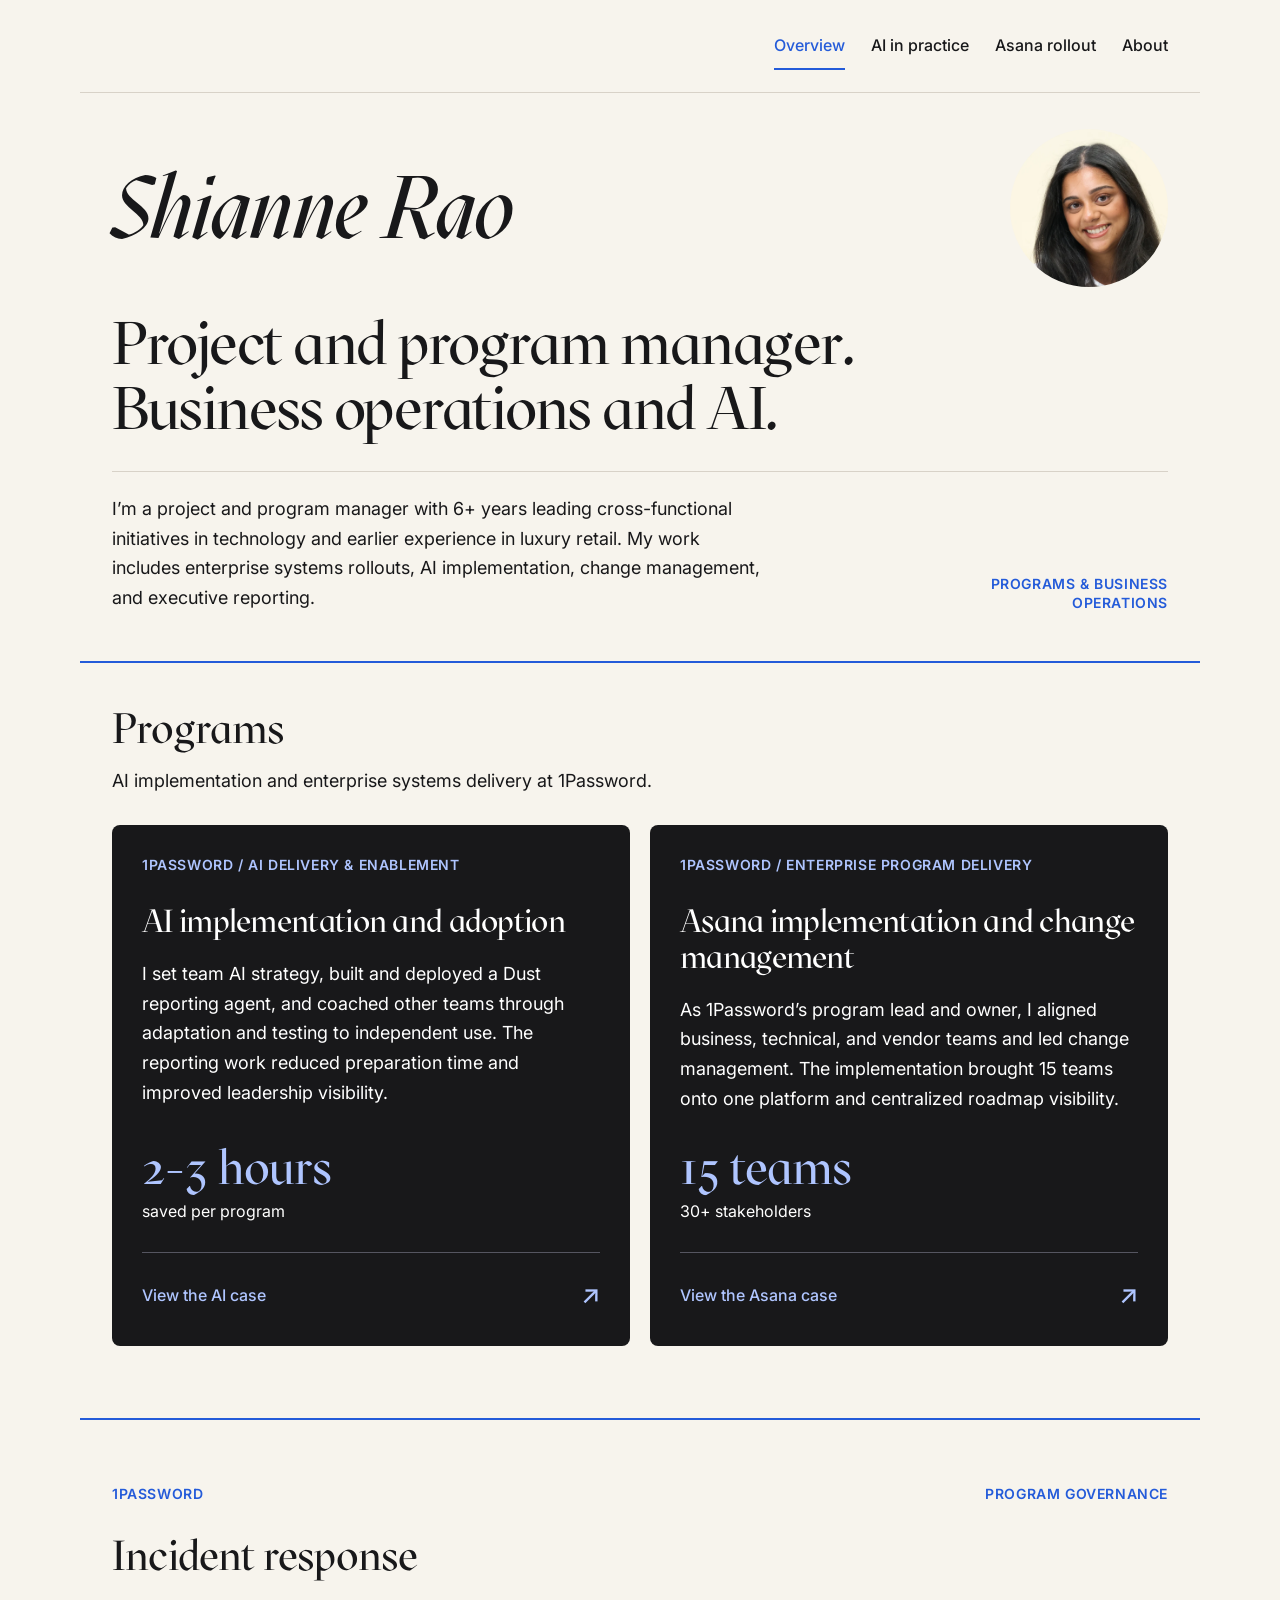
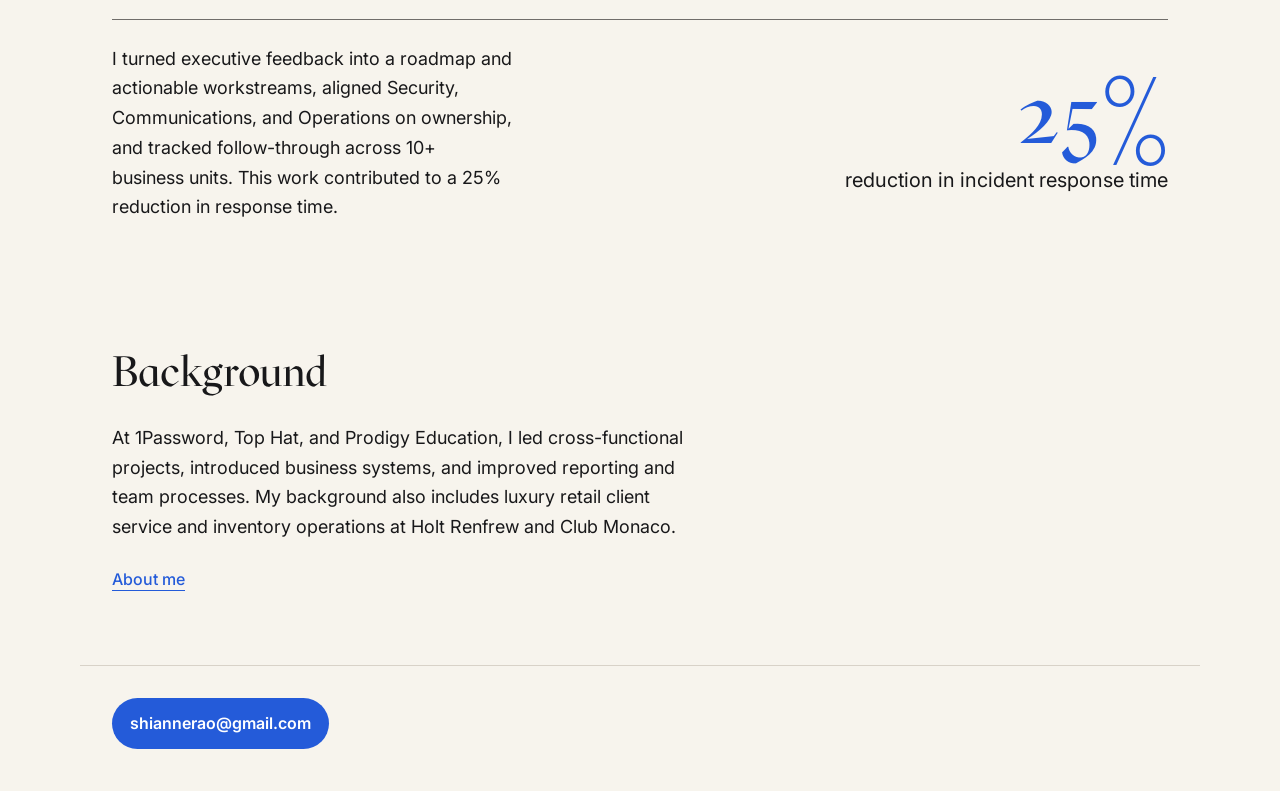
<file: index.html>
<!doctype html>
<html lang="en-CA">
<head>
  <meta charset="utf-8">
  <meta name="viewport" content="width=device-width, initial-scale=1">
  <meta name="theme-color" content="#f7f4ed">
  <meta name="description" content="Shianne Rao’s portfolio: programs, business operations, executive enablement, and cross-functional delivery.">
  <title>Portfolio overview / Shianne Rao</title>
  <link rel="icon" href="assets/favicon.svg" type="image/svg+xml">
  <link rel="preload" href="assets/fonts/MaziusDisplay-Regular.woff2" as="font" type="font/woff2" crossorigin>
  <link rel="preload" href="assets/fonts/MaziusDisplay-Extraitalic.woff2" as="font" type="font/woff2" crossorigin>
  <link rel="stylesheet" href="styles.css">
</head>
<body><a class="skip-link" href="#main">Skip to portfolio</a><header class="site-header home-nav"><nav aria-label="Portfolio pages"><a href="index.html" aria-current="page">Overview</a><a href="ai.html">AI in practice</a><a href="asana.html">Asana rollout</a><a href="about.html">About</a></nav></header><main id="main" tabindex="-1"><header class="masthead section"><div class="personal-intro"><p class="portfolio-name">Shianne Rao</p><div class="intro-portrait-frame"><img class="intro-portrait" src="assets/shianne-rao.webp" alt="Shianne Rao" width="1200" height="2133" decoding="async"></div></div>
      <h1>Project and program manager.<br>Business operations and AI.</h1>
      <div class="opening-deck">
        <p>I’m a project and program manager with 6+ years leading cross-functional initiatives in technology and earlier experience in luxury retail. My work includes enterprise systems rollouts, AI implementation, change management, and executive reporting.</p>
        <p class="label blue">Programs &amp; Business Operations</p>
      </div>
    </header>

    <section class="selected-work section" id="work" aria-labelledby="work-title">
  <h2 class="section-heading" id="work-title">Programs</h2>
  <p class="projects-intro">AI implementation and enterprise systems delivery at 1Password.</p>
  <div class="story-grid">
    <article class="story-card"><p class="label">1Password / AI delivery & enablement</p><h3>AI implementation and adoption</h3><p class="card-description">I set team AI strategy, built and deployed a Dust reporting agent, and coached other teams through adaptation and testing to independent use. The reporting work reduced preparation time and improved leadership visibility.</p><div class="card-impact"><span class="impact-value">2–3 hours</span><span class="impact-description">saved per program</span></div><a class="case-link" href="ai.html">View the AI case <span aria-hidden="true">↗</span></a></article>
    <article class="story-card"><p class="label">1Password / Enterprise program delivery</p><h3>Asana implementation and change management</h3><p class="card-description">As 1Password’s program lead and owner, I aligned business, technical, and vendor teams and led change management. The implementation brought 15 teams onto one platform and centralized roadmap visibility.</p><div class="card-impact"><span class="impact-value">15 teams</span><span class="impact-description">30+ stakeholders</span></div><a class="case-link" href="asana.html">View the Asana case <span aria-hidden="true">↗</span></a></article>
  </div>
</section><section class="featured section" id="incident" aria-labelledby="incident-title">
      <div class="section-topline label blue">
        <p>1Password</p>
        <p>Program governance</p>
      </div>
      <h2 id="incident-title">Incident response</h2>
      <div class="featured-deck">
        <p>I turned executive feedback into a roadmap and actionable workstreams, aligned Security, Communications, and Operations on ownership, and tracked follow-through across 10+ business units. This work contributed to a 25% reduction in response time.</p>
        <p class="metric"><span class="impact-value">25%</span> <span class="impact-description">reduction in incident response time</span></p>
      </div>
    </section>

    <section class="section overview-close"><h2 class="section-heading">Background</h2><p>At 1Password, Top Hat, and Prodigy Education, I led cross-functional projects, introduced business systems, and improved reporting and team processes. My background also includes luxury retail client service and inventory operations at Holt Renfrew and Club Monaco.</p><a class="text-link" href="about.html">About me</a></section><footer class="case-footer section" id="contact" aria-label="Email"><a class="email-link" href="mailto:shiannerao@gmail.com">shiannerao@gmail.com</a></footer></main></body></html>
</file>
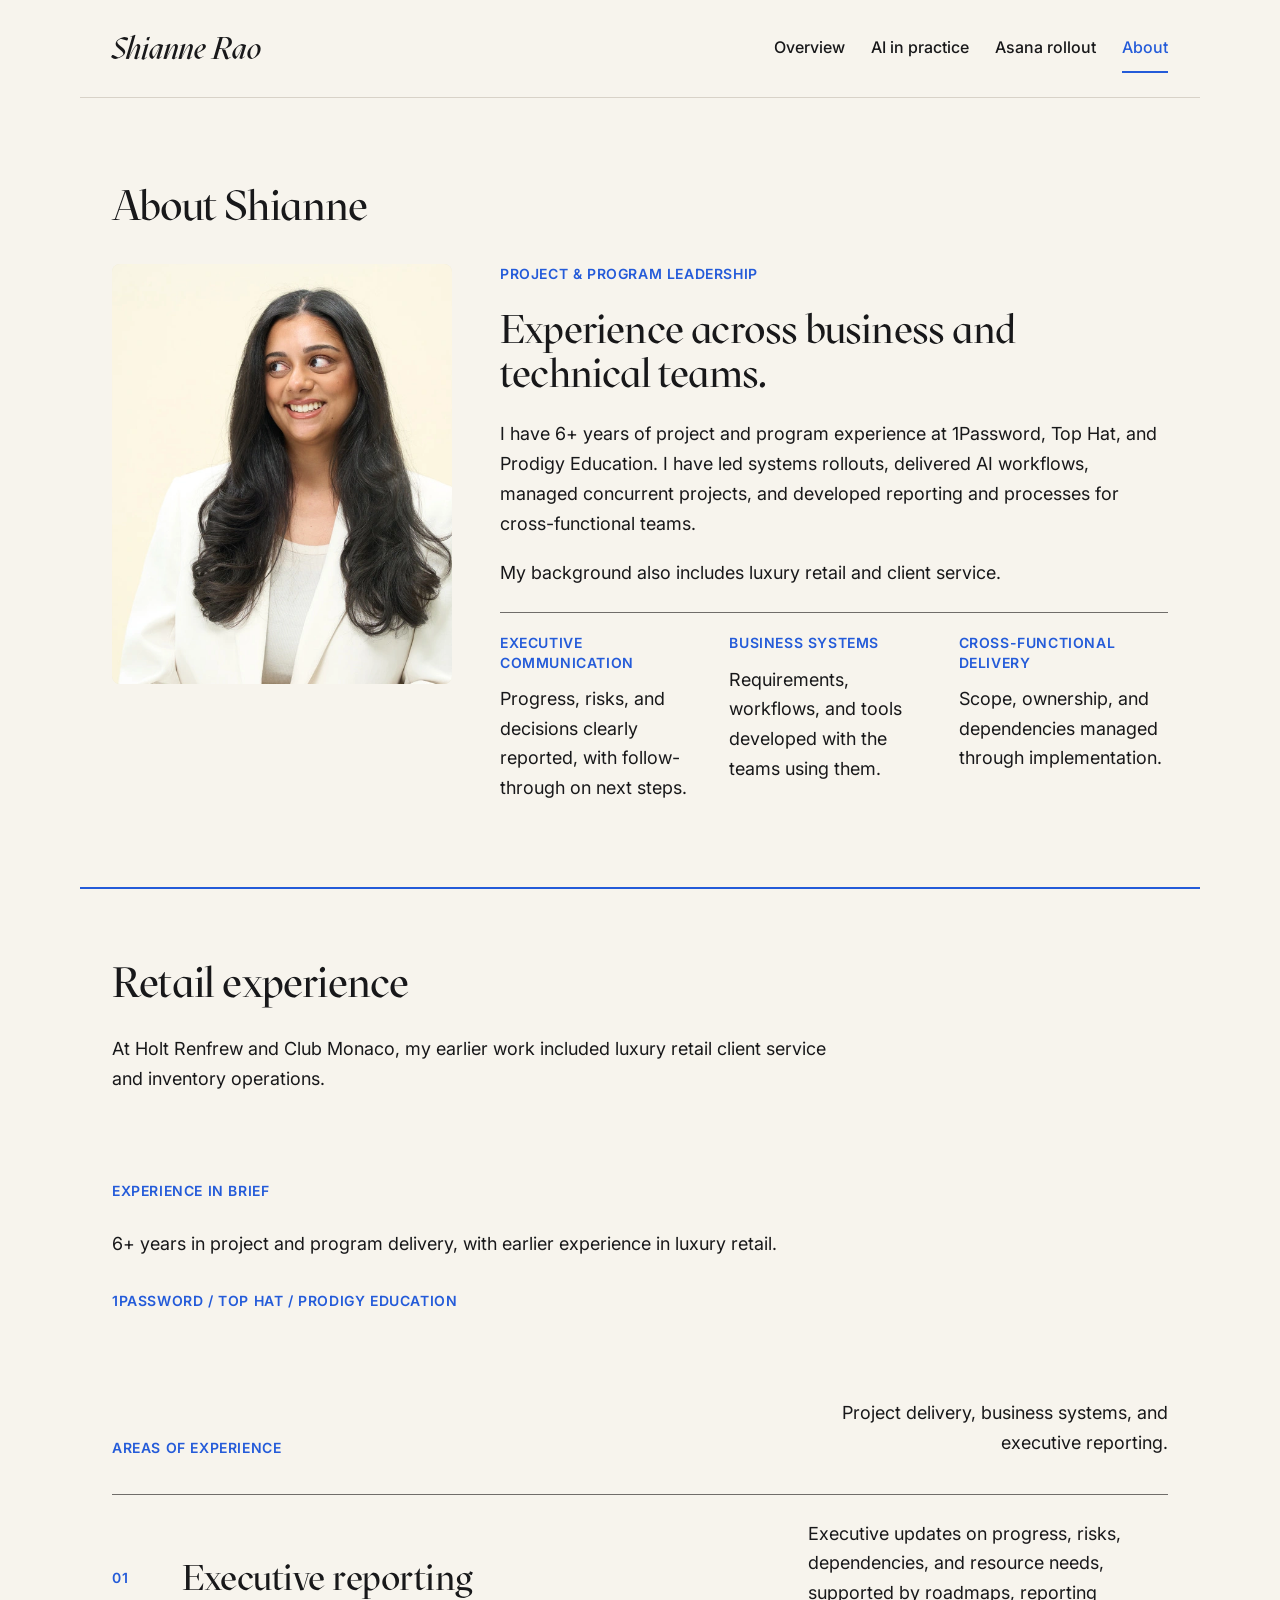
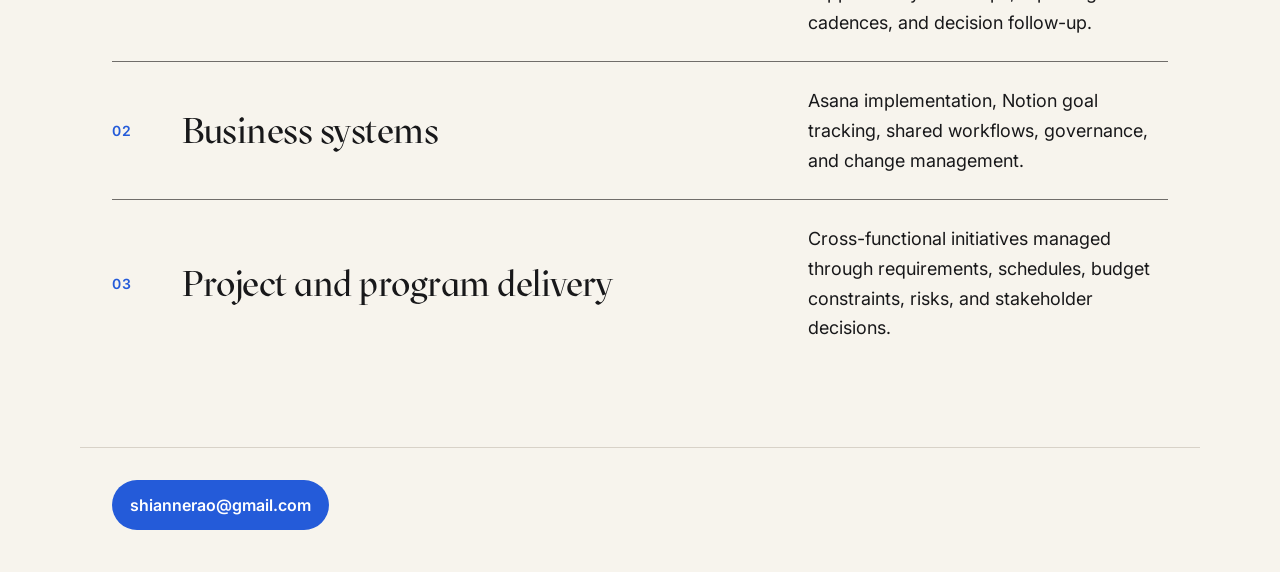
<file: about.html>
<!doctype html>
<html lang="en-CA">
<head>
  <meta charset="utf-8">
  <meta name="viewport" content="width=device-width, initial-scale=1">
  <meta name="theme-color" content="#f7f4ed">
  <meta name="description" content="Shianne Rao’s portfolio: programs, business operations, executive enablement, and cross-functional delivery.">
  <title>About / Shianne Rao</title>
  <link rel="icon" href="assets/favicon.svg" type="image/svg+xml">
  <link rel="preload" href="assets/fonts/MaziusDisplay-Regular.woff2" as="font" type="font/woff2" crossorigin>
  <link rel="preload" href="assets/fonts/MaziusDisplay-Extraitalic.woff2" as="font" type="font/woff2" crossorigin>
  <link rel="stylesheet" href="styles.css">
</head>
<body><a class="skip-link" href="#main">Skip to portfolio</a><header class="site-header"><a class="site-name" href="index.html">Shianne Rao</a><nav aria-label="Portfolio pages"><a href="index.html">Overview</a><a href="ai.html">AI in practice</a><a href="asana.html">Asana rollout</a><a href="about.html" aria-current="page">About</a></nav></header><main id="main" tabindex="-1"><div class="about-page"><section class="about section" id="about" aria-labelledby="about-title">
      <h1 class="about-title" id="about-title">About Shianne</h1>
      <div class="about-grid">
        <div class="portrait-frame">
          <img class="portrait" src="assets/shianne-rao-portrait-3.webp" alt="Shianne Rao" width="665" height="1182" loading="lazy" decoding="async">
        </div>
        <div class="about-copy">
          <p class="label blue">Project &amp; program leadership</p>
          
          <h3>Experience across business and technical teams.</h3>
          <p class="about-description">I have 6+ years of project and program experience at 1Password, Top Hat, and Prodigy Education. I have led systems rollouts, delivered AI workflows, managed concurrent projects, and developed reporting and processes for cross-functional teams.</p>
          <p class="retail-bio">My background also includes luxury retail and client service.</p><div class="leadership-grid">
            <div><h4 class="label blue">Executive communication</h4><p>Progress, risks, and decisions clearly reported, with follow-through on next steps.</p></div>
            <div><h4 class="label blue">Business systems</h4><p>Requirements, workflows, and tools developed with the teams using them.</p></div>
            <div><h4 class="label blue">Cross-functional delivery</h4><p>Scope, ownership, and dependencies managed through implementation.</p></div>
          </div>
        </div>
      </div>
    </section>

    <section class="section retail-section" aria-labelledby="retail-title"><h2 class="section-heading" id="retail-title">Retail experience</h2><p class="retail-intro">At Holt Renfrew and Club Monaco, my earlier work included luxury retail client service and inventory operations.</p></section><section class="experience section" aria-labelledby="experience-title">
      <h2 class="label muted" id="experience-title">Experience in brief</h2>
      <p class="experience-statement">6+ years in project and program delivery, with earlier experience in luxury retail.</p>
      <p class="label blue">1Password / Top Hat / Prodigy Education</p>
    </section>

    <section class="services section" aria-labelledby="services-title">
      <div class="section-intro">
        <h2 class="label blue" id="services-title">Areas of experience</h2>
        <p>Project delivery, business systems, and executive reporting.</p>
      </div>
      <div class="service-row">
        <p class="label blue">01</p>
        <h3>Executive reporting</h3>
        <p>Executive updates on progress, risks, dependencies, and resource needs, supported by roadmaps, reporting cadences, and decision follow-up.</p>
      </div>
      <div class="service-row">
        <p class="label blue">02</p>
        <h3>Business systems</h3>
        <p>Asana implementation, Notion goal tracking, shared workflows, governance, and change management.</p>
      </div>
      <div class="service-row">
        <p class="label blue">03</p>
        <h3>Project and program delivery</h3>
        <p>Cross-functional initiatives managed through requirements, schedules, budget constraints, risks, and stakeholder decisions.</p>
      </div>
    </section>

    <footer class="case-footer section" id="contact" aria-label="Email"><a class="email-link" href="mailto:shiannerao@gmail.com">shiannerao@gmail.com</a></footer>
  </div></main></body></html>
</file>
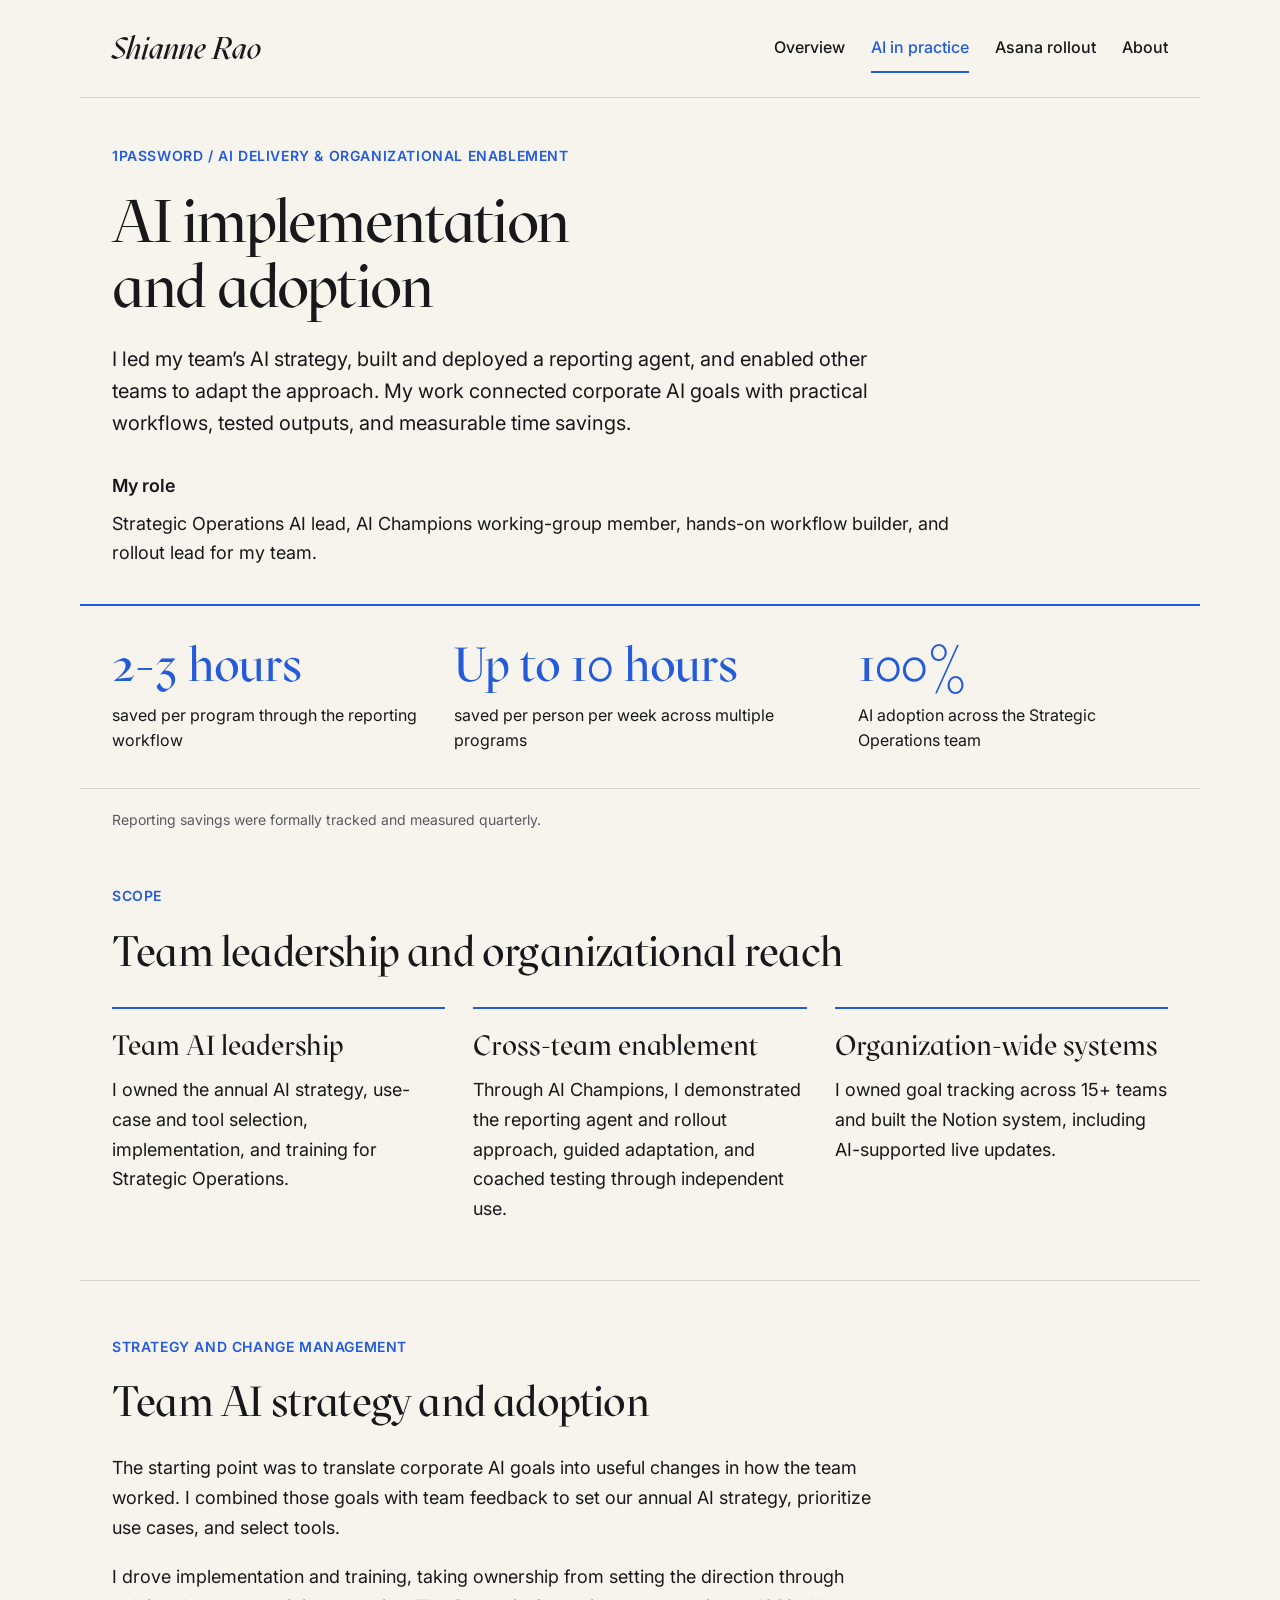
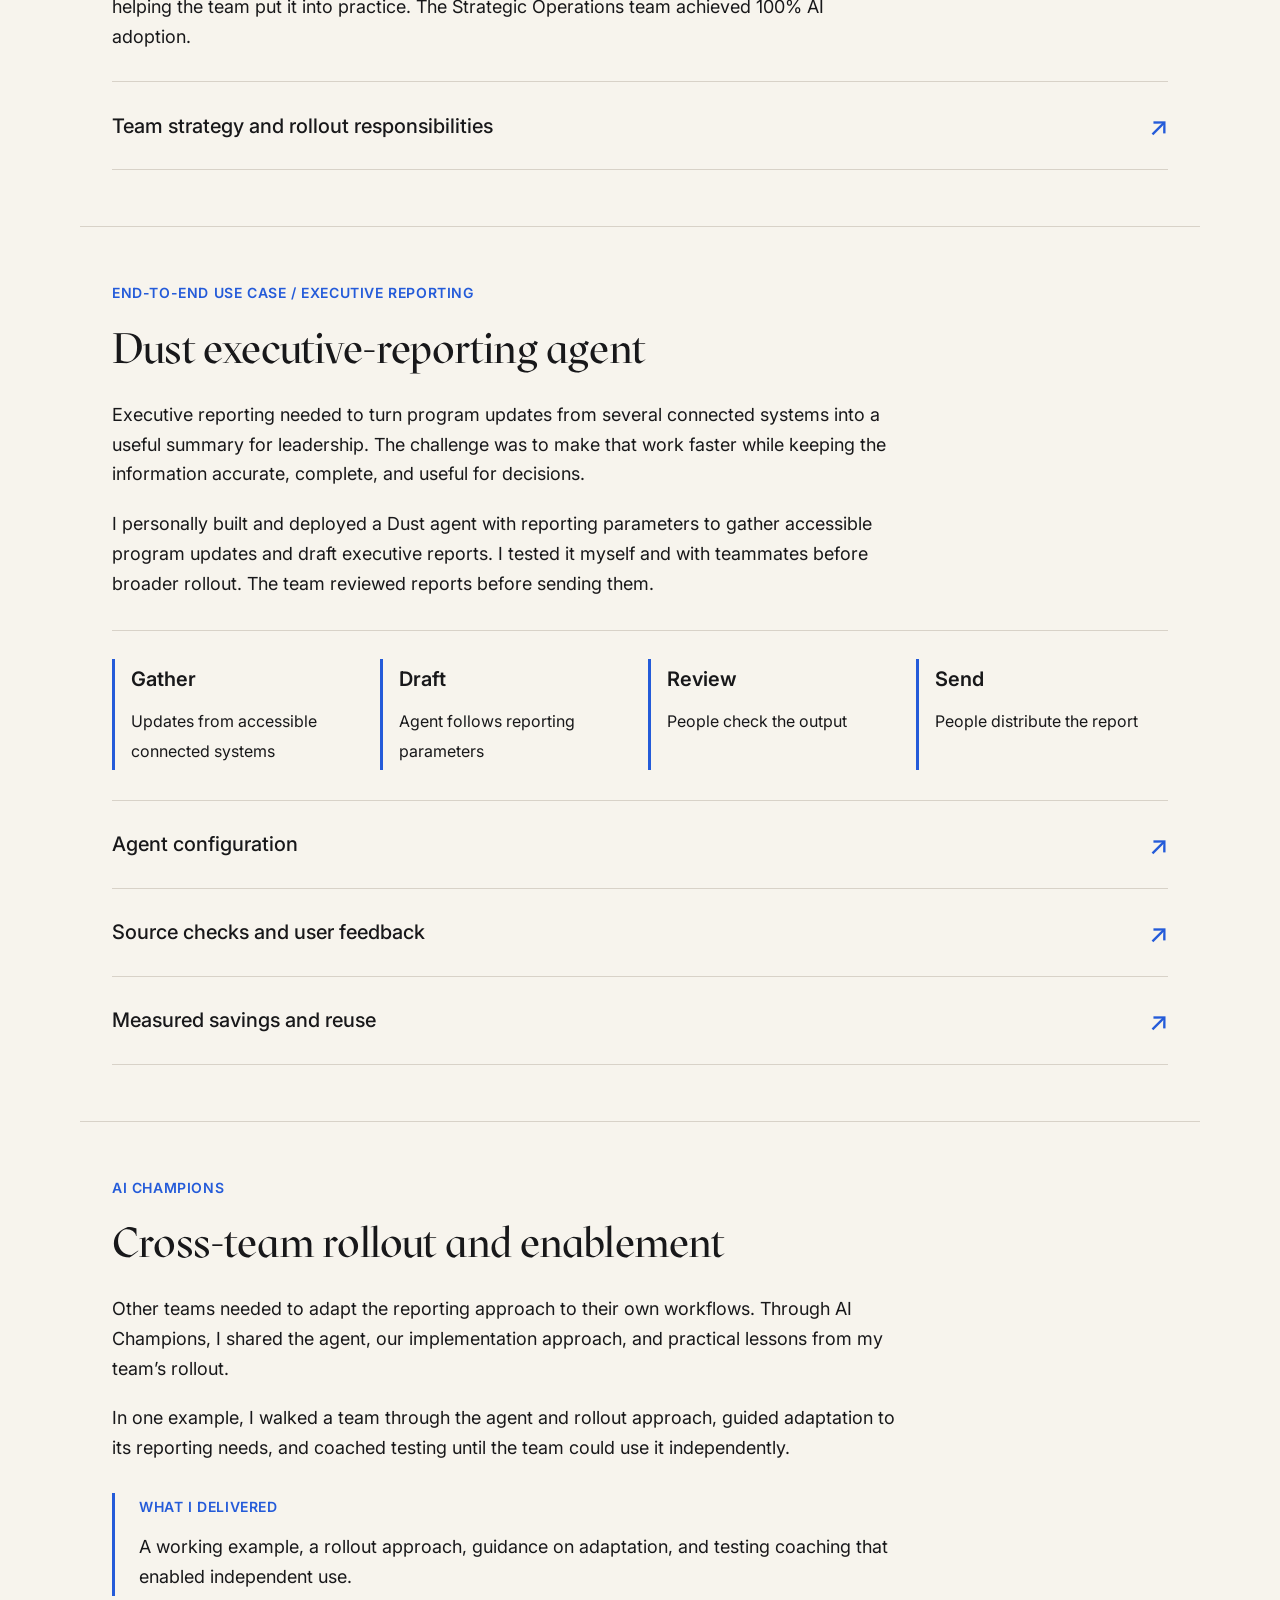
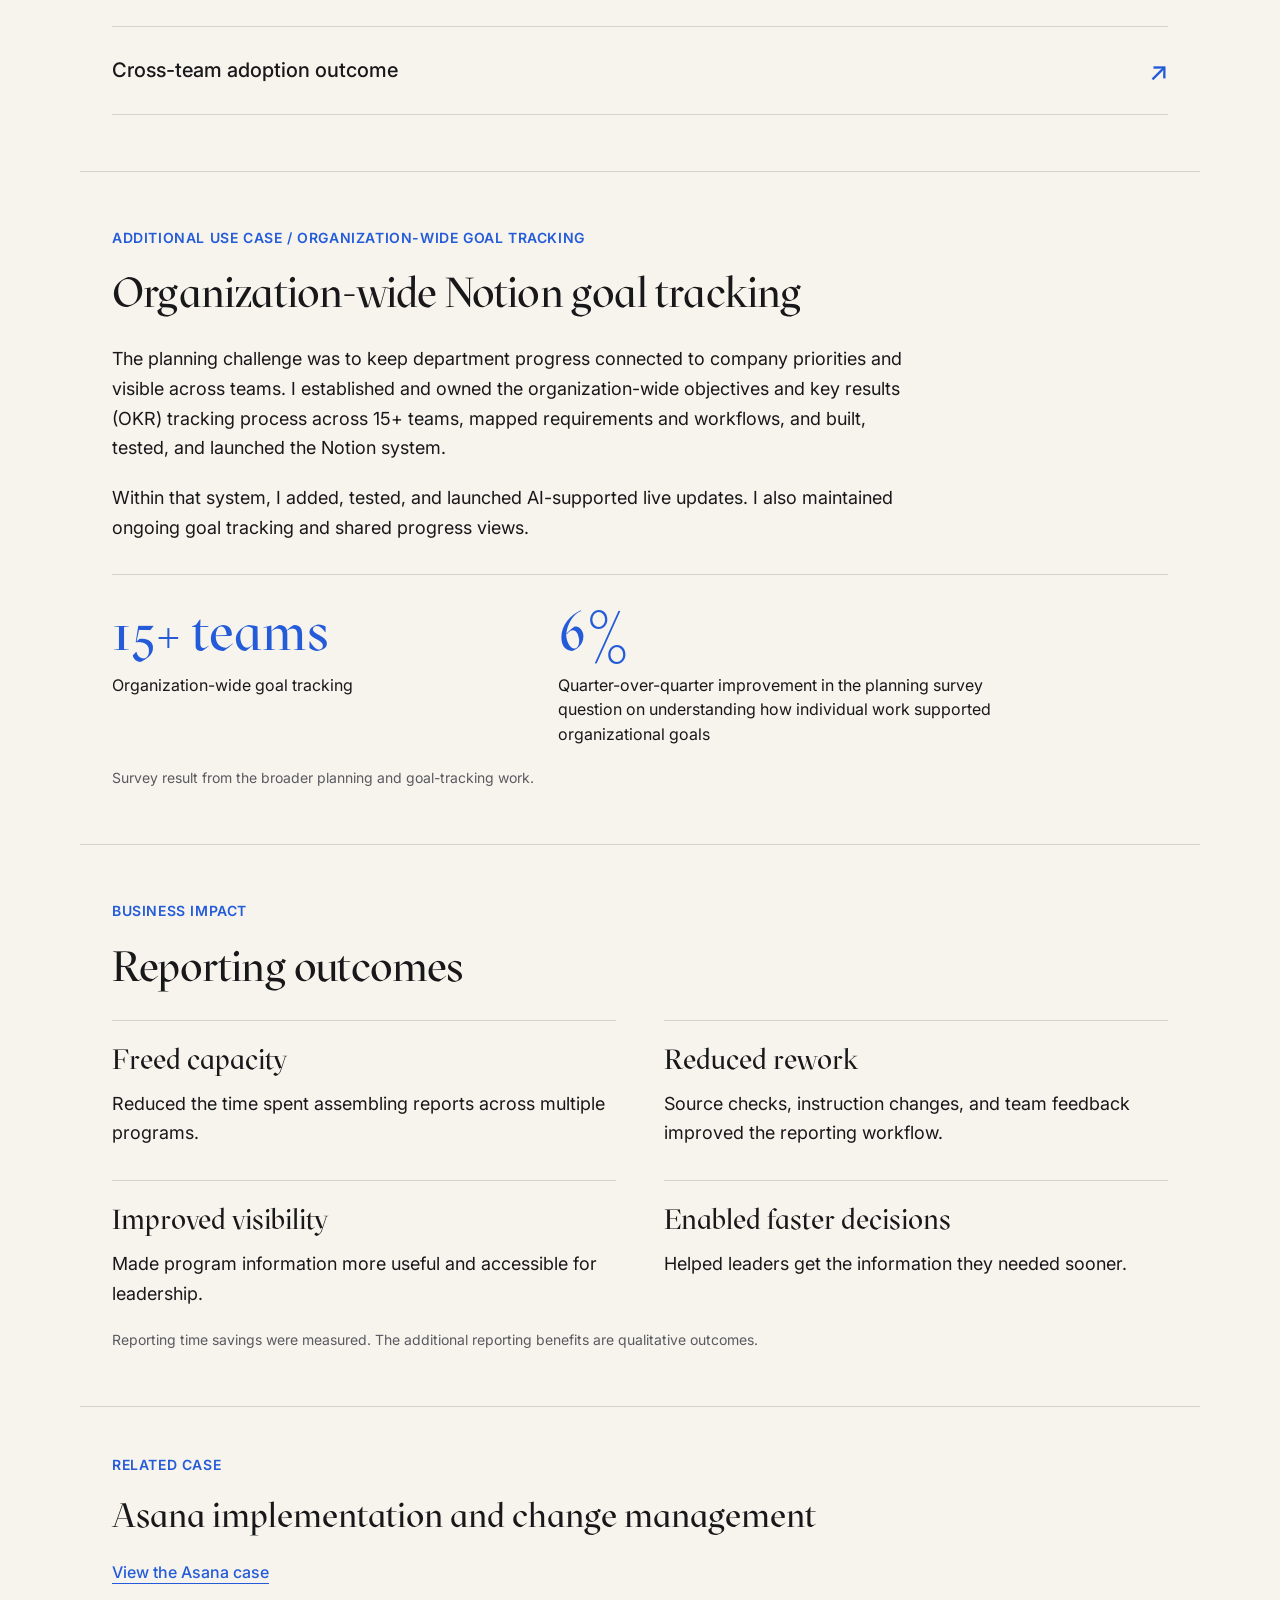
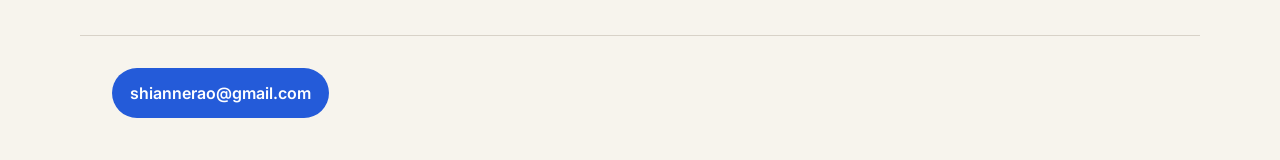
<file: ai.html>
<!doctype html>
<html lang="en-CA">
<head>
  <meta charset="utf-8">
  <meta name="viewport" content="width=device-width, initial-scale=1">
  <meta name="theme-color" content="#f7f4ed">
  <meta name="description" content="Shianne Rao’s portfolio: programs, business operations, executive enablement, and cross-functional delivery.">
  <title>AI in practice / Shianne Rao</title>
  <link rel="icon" href="assets/favicon.svg" type="image/svg+xml">
  <link rel="preload" href="assets/fonts/MaziusDisplay-Regular.woff2" as="font" type="font/woff2" crossorigin>
  <link rel="preload" href="assets/fonts/MaziusDisplay-Extraitalic.woff2" as="font" type="font/woff2" crossorigin>
  <link rel="stylesheet" href="styles.css">
</head>
<body><a class="skip-link" href="#main">Skip to portfolio</a><header class="site-header"><a class="site-name" href="index.html">Shianne Rao</a><nav aria-label="Portfolio pages"><a href="index.html">Overview</a><a href="ai.html" aria-current="page">AI in practice</a><a href="asana.html">Asana rollout</a><a href="about.html">About</a></nav></header><main id="main" tabindex="-1"><header class="case-hero section">
  <p class="label blue">1Password / AI delivery &amp; organizational enablement</p>
  <h1>AI implementation<br>and adoption</h1>
  <p class="case-intro">I led my team’s AI strategy, built and deployed a reporting agent, and enabled other teams to adapt the approach. My work connected corporate AI goals with practical workflows, tested outputs, and measurable time savings.</p>
  <p class="role-note"><strong>My role</strong> Strategic Operations AI lead, AI Champions working-group member, hands-on workflow builder, and rollout lead for my team.</p>
</header>

<section class="section result-strip" aria-label="AI delivery and adoption results">
  <div><strong>2–3 hours</strong><p>saved per program through the reporting workflow</p></div>
  <div><strong>Up to 10 hours</strong><p>saved per person per week across multiple programs</p></div>
  <div><strong>100%</strong><p>AI adoption across the Strategic Operations team</p></div>
</section>
<p class="section figure-note metrics-note">Reporting savings were formally tracked and measured quarterly.</p>

<section class="section case-section" aria-labelledby="reach-title">
  <p class="label blue">Scope</p>
  <h2 class="section-heading" id="reach-title">Team leadership and organizational reach</h2>
  <div class="reach-grid">
    <article><h3>Team AI leadership</h3><p>I owned the annual AI strategy, use-case and tool selection, implementation, and training for Strategic Operations.</p></article>
    <article><h3>Cross-team enablement</h3><p>Through AI Champions, I demonstrated the reporting agent and rollout approach, guided adaptation, and coached testing through independent use.</p></article>
    <article><h3>Organization-wide systems</h3><p>I owned goal tracking across 15+ teams and built the Notion system, including AI-supported live updates.</p></article>
  </div>
</section>

<section class="section case-section" aria-labelledby="strategy-title">
  <p class="label blue">Strategy and change management</p>
  <h2 class="section-heading" id="strategy-title">Team AI strategy and adoption</h2>
  <div class="case-copy"><p>The starting point was to translate corporate AI goals into useful changes in how the team worked. I combined those goals with team feedback to set our annual AI strategy, prioritize use cases, and select tools.</p><p>I drove implementation and training, taking ownership from setting the direction through helping the team put it into practice. The Strategic Operations team achieved 100% AI adoption.</p></div>
  <details class="case-detail"><summary>Team strategy and rollout responsibilities<span class="disclosure-icon" aria-hidden="true">↗</span></summary><div class="detail-body"><p>I set the team strategy, selected tools and use cases, and drove implementation and training. As a member of AI Champions, I also shared our implementation approach and practical lessons with teams working on their own rollouts.</p><p>Tools across my AI work included Dust, ChatGPT, Claude, Google NotebookLM, and Notion AI.</p></div></details>
</section>

<section class="section case-section" aria-labelledby="dust-title">
  <p class="label blue">End-to-end use case / Executive reporting</p>
  <h2 class="section-heading" id="dust-title">Dust executive-reporting agent</h2>
  <div class="case-copy"><p>Executive reporting needed to turn program updates from several connected systems into a useful summary for leadership. The challenge was to make that work faster while keeping the information accurate, complete, and useful for decisions.</p><p>I personally built and deployed a Dust agent with reporting parameters to gather accessible program updates and draft executive reports. I tested it myself and with teammates before broader rollout. The team reviewed reports before sending them.</p></div>
  <ol class="workflow" aria-label="Delivered reporting workflow"><li><strong>Gather</strong><span>Updates from accessible connected systems</span></li><li><strong>Draft</strong><span>Agent follows reporting parameters</span></li><li><strong>Review</strong><span>People check the output</span></li><li><strong>Send</strong><span>People distribute the report</span></li></ol>
  <div class="case-details-group">
    <details class="case-detail"><summary>Agent configuration<span class="disclosure-icon" aria-hidden="true">↗</span></summary><div class="detail-body"><p>I configured the reporting workflow and its parameters in Dust, an AI workspace. It gathered program updates from accessible connected sources, including Slack, Google Drive, and GitHub, and produced an executive-report draft.</p><p>My deliverable was the agent and reporting workflow. The framework was also reused for program and project updates.</p></div></details>
    <details class="case-detail"><summary>Source checks and user feedback<span class="disclosure-icon" aria-hidden="true">↗</span></summary><div class="detail-body"><p>I compared generated reports with source updates and checked for missing or incorrect details. Where I found problems, I refined the agent’s instructions.</p><p>I also asked teammates to test the agent and report gaps. I used their feedback to make further adjustments before broader rollout. Human review remained part of the reporting process before distribution.</p><div class="quality-loop"><span>Compare with sources</span><span>Identify gaps</span><span>Gather team feedback</span><span>Refine instructions</span></div></div></details>
    <details class="case-detail"><summary>Measured savings and reuse<span class="disclosure-icon" aria-hidden="true">↗</span></summary><div class="detail-body"><p>Savings were formally tracked and measured quarterly: 2–3 hours per program and up to 10 hours per person per week, with each person owning multiple programs.</p><p>The workflow freed capacity, reduced rework, improved leadership visibility, and enabled faster decisions. We reused the framework for project updates as well as major-program reporting.</p></div></details>
  </div>
</section>

<section class="section case-section" aria-labelledby="enable-title">
  <p class="label blue">AI Champions</p>
  <h2 class="section-heading" id="enable-title">Cross-team rollout and enablement</h2>
  <div class="case-copy"><p>Other teams needed to adapt the reporting approach to their own workflows. Through AI Champions, I shared the agent, our implementation approach, and practical lessons from my team’s rollout.</p><p>In one example, I walked a team through the agent and rollout approach, guided adaptation to its reporting needs, and coached testing until the team could use it independently.</p></div>
  <div class="delivery-callout"><p class="label blue">What I delivered</p><p>A working example, a rollout approach, guidance on adaptation, and testing coaching that enabled independent use.</p></div>
  <details class="case-detail"><summary>Cross-team adoption outcome<span class="disclosure-icon" aria-hidden="true">↗</span></summary><div class="detail-body"><p>My contribution went beyond demonstrating the tool: I guided a team in adapting the workflow to its own reporting needs and worked through testing with them.</p><p>The outcome was that the team could use the adapted workflow independently. The 100% adoption result above remains specific to Strategic Operations.</p></div></details>
</section>

<section class="section case-section" aria-labelledby="notion-title">
  <p class="label blue">Additional use case / Organization-wide goal tracking</p>
  <h2 class="section-heading" id="notion-title">Organization-wide Notion goal tracking</h2>
  <div class="case-copy"><p>The planning challenge was to keep department progress connected to company priorities and visible across teams. I established and owned the organization-wide objectives and key results (OKR) tracking process across 15+ teams, mapped requirements and workflows, and built, tested, and launched the Notion system.</p><p>Within that system, I added, tested, and launched AI-supported live updates. I also maintained ongoing goal tracking and shared progress views.</p></div>
  <div class="planning-outcome"><div><strong>15+ teams</strong><p>Organization-wide goal tracking</p></div><div><strong>6%</strong><p>Quarter-over-quarter improvement in the planning survey question on understanding how individual work supported organizational goals</p></div></div>
  <p class="figure-note">Survey result from the broader planning and goal-tracking work.</p>
</section>

<section class="section case-section" aria-labelledby="impact-title">
  <p class="label blue">Business impact</p>
  <h2 class="section-heading" id="impact-title">Reporting outcomes</h2>
  <div class="impact-grid"><article><h3>Freed capacity</h3><p>Reduced the time spent assembling reports across multiple programs.</p></article><article><h3>Reduced rework</h3><p>Source checks, instruction changes, and team feedback improved the reporting workflow.</p></article><article><h3>Improved visibility</h3><p>Made program information more useful and accessible for leadership.</p></article><article><h3>Enabled faster decisions</h3><p>Helped leaders get the information they needed sooner.</p></article></div>
  <p class="figure-note">Reporting time savings were measured. The additional reporting benefits are qualitative outcomes.</p>
</section>

<section class="next-case section"><p class="label blue">Related case</p><h2>Asana implementation and change management</h2><a class="text-link" href="asana.html">View the Asana case</a></section>
<footer class="case-footer section" id="contact" aria-label="Email"><a class="email-link" href="mailto:shiannerao@gmail.com">shiannerao@gmail.com</a></footer></main></body></html>
</file>
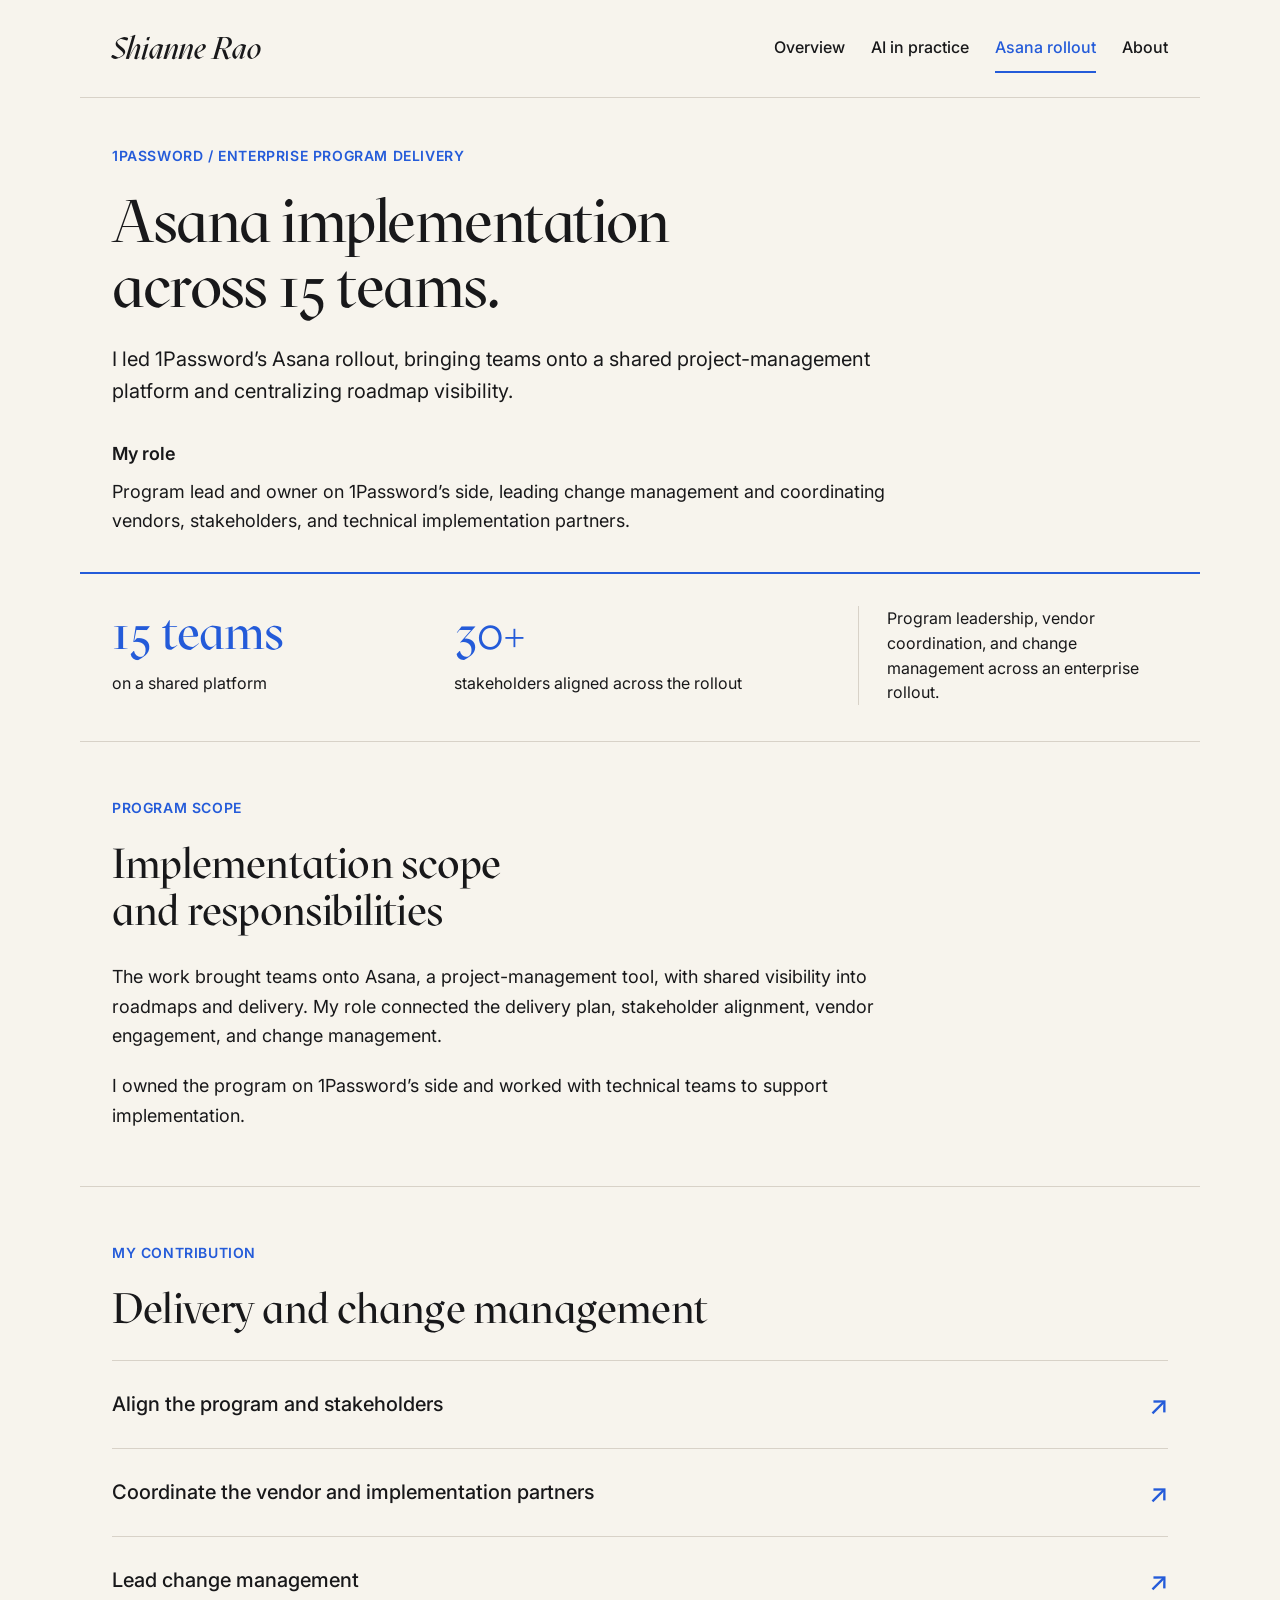
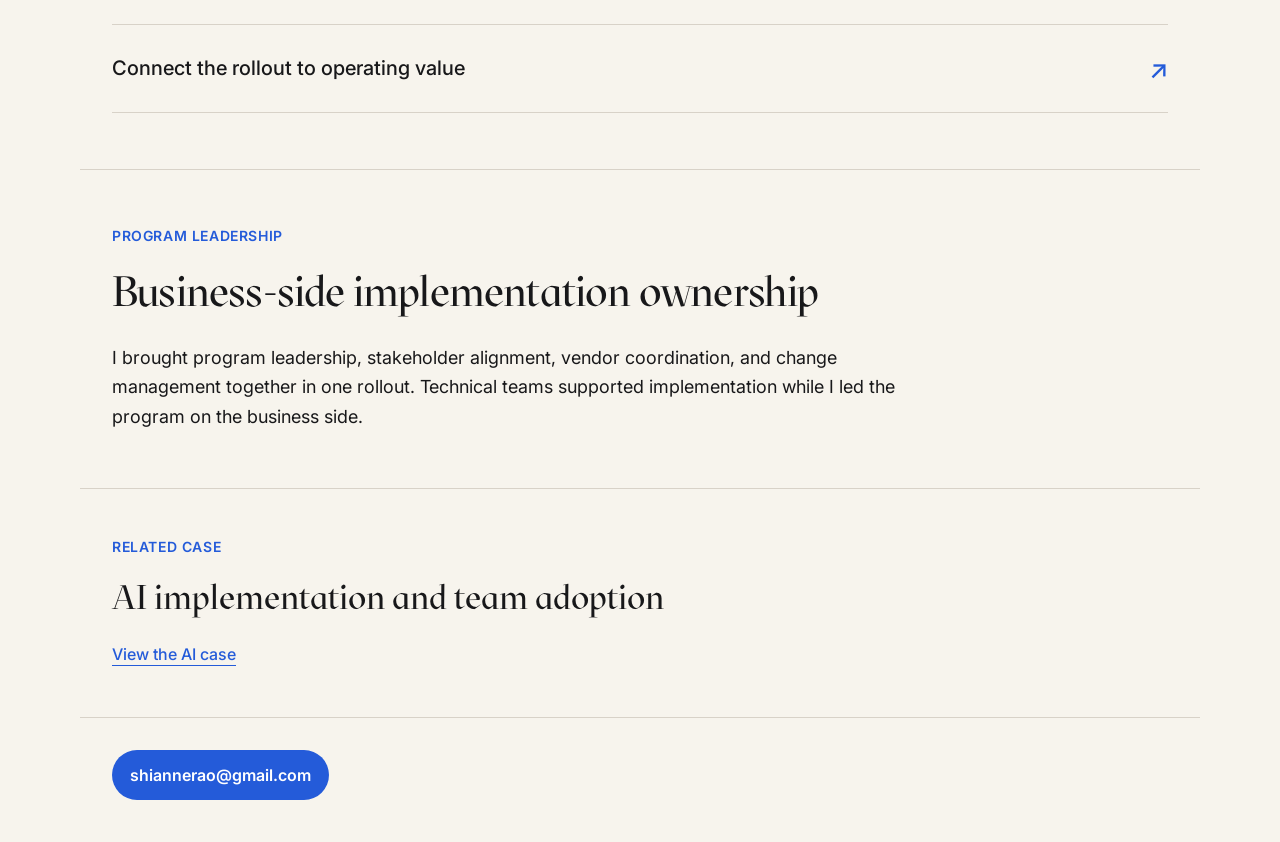
<file: asana.html>
<!doctype html>
<html lang="en-CA">
<head>
  <meta charset="utf-8">
  <meta name="viewport" content="width=device-width, initial-scale=1">
  <meta name="theme-color" content="#f7f4ed">
  <meta name="description" content="Shianne Rao’s portfolio: programs, business operations, executive enablement, and cross-functional delivery.">
  <title>Asana rollout / Shianne Rao</title>
  <link rel="icon" href="assets/favicon.svg" type="image/svg+xml">
  <link rel="preload" href="assets/fonts/MaziusDisplay-Regular.woff2" as="font" type="font/woff2" crossorigin>
  <link rel="preload" href="assets/fonts/MaziusDisplay-Extraitalic.woff2" as="font" type="font/woff2" crossorigin>
  <link rel="stylesheet" href="styles.css">
</head>
<body><a class="skip-link" href="#main">Skip to portfolio</a><header class="site-header"><a class="site-name" href="index.html">Shianne Rao</a><nav aria-label="Portfolio pages"><a href="index.html">Overview</a><a href="ai.html">AI in practice</a><a href="asana.html" aria-current="page">Asana rollout</a><a href="about.html">About</a></nav></header><main id="main" tabindex="-1"><header class="case-hero section"><p class="label blue">1Password / Enterprise program delivery</p><h1>Asana implementation<br>across 15 teams.</h1><p class="case-intro">I led 1Password’s Asana rollout, bringing teams onto a shared project-management platform and centralizing roadmap visibility.</p><p class="role-note"><strong>My role</strong> Program lead and owner on 1Password’s side, leading change management and coordinating vendors, stakeholders, and technical implementation partners.</p></header>
<section class="section result-strip" aria-label="Asana rollout scope"><div><strong>15 teams</strong><p>on a shared platform</p></div><div><strong>30+</strong><p>stakeholders aligned across the rollout</p></div><div class="result-context"><p>Program leadership, vendor coordination, and change management across an enterprise rollout.</p></div></section>
<section class="section case-section"><div class="case-section-title"><p class="label blue">Program scope</p><h2>Implementation scope<br>and responsibilities</h2></div><div class="case-copy"><p>The work brought teams onto Asana, a project-management tool, with shared visibility into roadmaps and delivery. My role connected the delivery plan, stakeholder alignment, vendor engagement, and change management.</p><p>I owned the program on 1Password’s side and worked with technical teams to support implementation.</p></div></section>
<section class="section case-section"><p class="label blue">My contribution</p><h2 class="section-heading">Delivery and change management</h2><details class="case-detail"><summary>Align the program and stakeholders<span aria-hidden="true" class="disclosure-icon">↗</span></summary><div class="detail-body"><p>I led the program and aligned 30+ stakeholders across 15 teams around the rollout. Shared roadmap visibility was a central outcome of moving teams onto one platform.</p></div></details><details class="case-detail"><summary>Coordinate the vendor and implementation partners<span aria-hidden="true" class="disclosure-icon">↗</span></summary><div class="detail-body"><p>I coordinated stakeholders, vendors, and technical teams to support implementation. The work included vendor contract and statement-of-work coordination: clarifying the services and deliverables covered by the engagement.</p></div></details><details class="case-detail"><summary>Lead change management<span aria-hidden="true" class="disclosure-icon">↗</span></summary><div class="detail-body"><p>I led change management for the rollout, connecting project delivery with the organizational work of moving teams onto a shared platform.</p></div></details><details class="case-detail"><summary>Connect the rollout to operating value<span aria-hidden="true" class="disclosure-icon">↗</span></summary><div class="detail-body"><p>The rollout centralized roadmap visibility and brought 15 teams onto a shared project-management platform. Avoiding overlapping software payments was also part of the value of the implementation.</p></div></details></section><section class="section case-section"><p class="label blue">Program leadership</p><h2 class="section-heading">Business-side implementation ownership</h2><p class="case-copy">I brought program leadership, stakeholder alignment, vendor coordination, and change management together in one rollout. Technical teams supported implementation while I led the program on the business side.</p></section>
<section class="next-case section"><p class="label blue">Related case</p><h2>AI implementation and team adoption</h2><a class="text-link" href="ai.html">View the AI case</a></section><footer class="case-footer section" id="contact" aria-label="Email"><a class="email-link" href="mailto:shiannerao@gmail.com">shiannerao@gmail.com</a></footer></main></body></html>
</file>
<file: styles.css>
@font-face {
  font-family: "Mazius Display";
  src: url("assets/fonts/MaziusDisplay-Regular.woff2") format("woff2");
  font-style: normal;
  font-weight: 400;
  font-display: swap;
}
@font-face {
  font-family: "Mazius Display";
  src: url("assets/fonts/MaziusDisplay-Extraitalic.woff2") format("woff2");
  font-style: italic;
  font-weight: 400;
  font-display: swap;
}
@font-face {
  font-family: Inter;
  src: url("assets/fonts/Inter.ttf") format("truetype");
  font-style: normal;
  font-weight: 100 900;
  font-display: swap;
}
:root {
  color-scheme: light;
  --paper: #f7f4ed;
  --ink: #18181a;
  --muted: #706d6a;
  --rule: #d8d2c8;
  --blue: #245bd9;
  --card-label: #afc5ff;
  --card-copy: #d4d4dc;
  --display: "Mazius Display", Georgia, "Times New Roman", serif;
  --sans: Inter, Arial, sans-serif;
}
*, *::before, *::after { box-sizing: border-box; }
html { background: var(--paper); scroll-behavior: smooth; }
body { margin: 0; color: var(--ink); background: var(--paper); font-family: var(--sans); font-size: 18px; line-height: 1.4; }
p, h1, h2, h3, h4 { margin: 0; }
h1, h2, h3, h4 { font-weight: 400; }
main { width: min(100%, 1200px); margin-inline: auto; padding-inline: 40px; }
main:focus { outline: none; }
.section { padding-inline: 32px; }
.label { font-family: var(--sans); font-size: 12px; line-height: 1.1; font-weight: 650; letter-spacing: .75px; text-transform: uppercase; }
.blue { color: var(--blue); }
.muted { color: var(--muted); }
.masthead { padding-top: 36px; padding-bottom: 96px; }
.masthead-line { display: flex; justify-content: space-between; gap: 24px; align-items: baseline; padding-bottom: 16px; border-bottom: 1px solid var(--rule); color: var(--muted); }
.masthead-tools { display: flex; align-items: baseline; gap: 32px; }
.page-nav { display: flex; gap: 20px; font-size: 14px; line-height: 1.4; letter-spacing: 0; font-weight: 500; text-transform: none; }
.page-nav a { color: var(--ink); text-decoration: none; text-underline-offset: 5px; padding-block: 8px; }
.page-nav a:hover { color: var(--blue); text-decoration: underline; }
#work, #about, #contact { scroll-margin-top: 24px; }
.portfolio-name { margin-top: 30px; font-family: var(--display); font-size: 104px; line-height: .96; letter-spacing: -2px; font-style: italic; }
h1 { margin-top: 30px; font-family: var(--display); font-size: 76px; line-height: .96; letter-spacing: -2.5px; }
.opening-deck { display: flex; justify-content: space-between; align-items: end; gap: 32px; margin-top: 30px; padding-top: 22px; border-top: 1px solid var(--rule); }
.opening-deck > p:first-child { max-width: 480px; }
.opening-deck .label { flex: 0 1 440px; text-align: right; }
.featured { padding-top: 64px; padding-bottom: 80px; border-top: 2px solid var(--blue); }
.section-topline { display: flex; justify-content: space-between; gap: 24px; }
.featured h2 { margin-top: 42px; font-family: var(--display); font-size: 64px; line-height: 1; letter-spacing: -1.8px; max-width: 850px; }
.featured-deck { margin-top: 40px; padding-top: 24px; border-top: 1px solid var(--muted); display: grid; grid-template-columns: minmax(0, 1fr) minmax(260px, .9fr); align-items: center; gap: 48px; }
.featured-deck > p:first-child { color: var(--muted); max-width: 400px; line-height: 1.55; }
.metric { display: flex; flex-direction: column; align-items: end; gap: 8px; text-align: right; }
.impact-value { display: block; font-family: var(--display); font-size: 48px; line-height: 1; letter-spacing: -.8px; }
.impact-description { display: block; font-family: var(--sans); font-size: 16px; line-height: 1.4; font-weight: 500; }
.metric .impact-value { color: var(--blue); font-size: 88px; letter-spacing: -2px; }
.metric .impact-description { font-size: 20px; }
.stories { padding-top: 16px; padding-bottom: 88px; }
.section-intro { display: flex; justify-content: space-between; align-items: end; gap: 40px; margin-bottom: 36px; }
.section-intro > p { color: var(--muted); max-width: 360px; text-align: right; font-size: 16px; line-height: 1.6; }
.story-grid { display: grid; grid-template-columns: repeat(2, minmax(0, 1fr)); gap: 20px; }
.story-card { background: var(--ink); color: white; padding: 24px; border-radius: 8px; display: flex; flex-direction: column; min-height: 354px; }
.card-topline { display: flex; justify-content: space-between; gap: 20px; color: var(--card-label); }
.card-topline > p:last-child { text-align: right; }
.story-card h3 { font-family: var(--display); font-size: 36px; line-height: 1.05; letter-spacing: -.7px; margin-top: 50px; }
.card-description { color: var(--card-copy); font-size: 16px; line-height: 1.5; margin-top: 20px; margin-bottom: 48px; }
.card-bottom { display: flex; justify-content: space-between; align-items: end; gap: 20px; margin-top: auto; padding-top: 20px; border-top: 1px solid #45454d; }
.card-arrow { width: 24px; height: 24px; color: var(--card-label); flex-shrink: 0; }
.card-impact { display: flex; flex-direction: column; gap: 8px; }
.card-impact .impact-value { color: var(--card-label); }
.card-impact .impact-description { color: white; }
.about { padding-top: 0; padding-bottom: 84px; }
.about-title { font-family: var(--display); font-size: 48px; line-height: 1.05; letter-spacing: -1px; margin-bottom: 36px; }
.about-grid { display: grid; grid-template-columns: 340px minmax(0, 1fr); gap: 48px; align-items: start; }
.portrait-frame { height: 420px; overflow: hidden; border-radius: 8px; background: #eee9d7; }
.portrait { display: block; width: 100%; height: 100%; object-fit: cover; object-position: 50% 33%; transform: scale(1.2); }
.role-label { margin-top: 14px; }
.about-copy h3 { font-family: var(--display); font-size: 52px; line-height: .98; letter-spacing: -1.4px; margin-top: 24px; }
.about-description { font-size: 16px; line-height: 1.6; color: var(--muted); margin-top: 24px; }
.leadership-grid { display: grid; grid-template-columns: repeat(3, minmax(0, 1fr)); gap: 20px; border-top: 1px solid var(--muted); padding-top: 20px; margin-top: 24px; }
.leadership-grid p { font-size: 14px; line-height: 1.55; margin-top: 12px; }
.experience { padding-top: 80px; padding-bottom: 88px; border-top: 1px solid var(--rule); }
.experience-statement { font-family: var(--display); font-size: 56px; line-height: 1; letter-spacing: -1.4px; max-width: 980px; margin-top: 28px; margin-bottom: 32px; }
.services { padding-top: 0; padding-bottom: 80px; }
.service-row { display: grid; grid-template-columns: 48px minmax(0, 1fr) 360px; gap: 22px; align-items: center; padding-block: 24px; border-top: 1px solid var(--muted); }
.service-row h3 { font-family: var(--display); font-size: 36px; line-height: 1.1; letter-spacing: -.5px; }
.service-row > p:last-child { font-size: 16px; color: var(--muted); line-height: 1.5; }
.contact { border-top: 1px solid var(--rule); padding-top: 72px; padding-bottom: 40px; }
.contact h2 { font-family: var(--display); font-size: 72px; line-height: 1; letter-spacing: -1.6px; margin-top: 28px; margin-bottom: 32px; }
.contact-deck { padding-top: 20px; border-top: 1px solid var(--rule); display: flex; justify-content: space-between; align-items: center; gap: 24px; }
.contact-deck > p { font-size: 16px; }
.email-link { display: inline-flex; gap: 12px; justify-content: center; align-items: center; flex-shrink: 0; background: var(--blue); color: white; text-decoration: none; padding: 12px 18px; min-height: 44px; border-radius: 100px; font-size: 14px; font-weight: 650; transition: background .16s ease; }
.email-link svg { width: 20px; height: 20px; }
.email-link:hover { background: #1949b6; }
a:focus-visible { outline: 3px solid var(--ink); outline-offset: 5px; }
.skip-link { position: absolute; left: 16px; top: 12px; padding: 12px 18px; color: white; background: var(--ink); z-index: 10; transform: translateY(-180%); }
.skip-link:focus { transform: translateY(0); }
::selection { color: white; background: var(--blue); }
@media (min-width: 1500px) { main { width: 1200px; } }
@media (max-width: 1000px) {
  main { padding-inline: 24px; }
  .section { padding-inline: 24px; }
  .portfolio-name { font-size: 92px; }
  h1 { font-size: 66px; }
  .featured h2, .contact h2 { font-size: 56px; }
  .about-grid { grid-template-columns: minmax(220px, .8fr) minmax(0, 1.4fr); gap: 32px; }
  .about-copy h3 { font-size: 42px; }
  .leadership-grid { grid-template-columns: 1fr; gap: 18px; }
  .leadership-grid p { margin-top: 5px; }
  .service-row { grid-template-columns: 32px minmax(0, 1fr) minmax(240px, .8fr); gap: 18px; }
  .service-row h3 { font-size: 30px; }
}
@media (max-width: 700px) {
  body { font-size: 16px; }
  main { padding-inline: 20px; }
  .section { padding-inline: 4px; }
  .label { font-size: 10px; line-height: 1.35; letter-spacing: .6px; }
  .masthead { padding-top: 24px; padding-bottom: 52px; }
  .masthead-line { align-items: start; gap: 16px; }
  .masthead-tools { flex-direction: column; align-items: end; gap: 10px; }
  .page-nav { font-size: 13px; gap: 14px; }
  .masthead-line > p:first-child { max-width: 200px; }
  .masthead-line > p:last-child { text-align: right; }
  .portfolio-name { font-size: clamp(58px, 15vw, 88px); letter-spacing: -1px; margin-top: 28px; }
  h1 { font-size: clamp(41px, 10.8vw, 65px); line-height: 1.02; letter-spacing: -1.25px; margin-top: 28px; }
  .opening-deck { display: block; margin-top: 28px; padding-top: 20px; }
  .opening-deck > p:first-child { line-height: 1.55; }
  .opening-deck .label { text-align: left; margin-top: 22px; }
  .featured { padding-top: 34px; padding-bottom: 52px; }
  .section-topline { gap: 20px; }
  .section-topline > p:last-child { text-align: right; }
  .featured h2 { font-size: clamp(36px, 9.3vw, 52px); letter-spacing: -.8px; margin-top: 28px; }
  .featured-deck { display: block; margin-top: 28px; padding-top: 20px; }
  .featured-deck .metric { align-items: start; text-align: left; margin-top: 28px; }
  .metric .impact-value { font-size: 72px; }
  .metric .impact-description { font-size: 18px; }
  .card-impact .impact-value { font-size: 42px; }
  .card-impact .impact-description { font-size: 15px; }
  .stories { padding-top: 0; padding-bottom: 56px; }
  .section-intro { display: block; margin-bottom: 24px; }
  .section-intro > p { text-align: left; max-width: 100%; margin-top: 12px; font-size: 14px; }
  .story-grid { grid-template-columns: minmax(0, 1fr); gap: 16px; }
  .story-card { min-height: 330px; padding: 24px; }
  .story-card h3 { margin-top: 36px; font-size: 34px; }
  .card-description { font-size: 15px; margin-top: 18px; margin-bottom: 32px; }
  .card-topline > p:last-child { max-width: 220px; }
  .about { padding-bottom: 52px; }
  .about-title { font-size: 40px; margin-bottom: 26px; }
  .about-grid { grid-template-columns: minmax(0, 1fr); gap: 32px; }
  .portrait-frame { width: min(100%, 340px); height: 360px; justify-self: center; }
  .about-copy h3 { font-size: 40px; letter-spacing: -.8px; line-height: 1.02; margin-top: 22px; }
  .about-description { font-size: 15px; margin-top: 20px; }
  .leadership-grid { gap: 20px; }
  .leadership-grid p { font-size: 14px; }
  .experience { padding-top: 44px; padding-bottom: 52px; }
  .experience-statement { font-size: 40px; letter-spacing: -.8px; margin-top: 22px; margin-bottom: 24px; }
  .services { padding-bottom: 44px; }
  .service-row { grid-template-columns: 28px minmax(0, 1fr); gap: 14px; padding-block: 22px; align-items: baseline; }
  .service-row h3 { font-size: 30px; }
  .service-row > p:last-child { grid-column: 2; font-size: 14px; }
  .contact { padding-top: 44px; padding-bottom: 28px; }
  .contact h2 { font-size: 43px; letter-spacing: -.8px; margin-top: 22px; margin-bottom: 28px; }
  .contact-deck { display: block; }
  .contact-deck > p { font-size: 15px; }
  .email-link { margin-top: 22px; font-size: 13px; max-width: 100%; }
}
@media (prefers-reduced-motion: reduce) {
  html { scroll-behavior: auto; }
  .email-link { transition: none; }
}

/* Draft case-study navigation and editorial pages. */
.draft-bar{padding:9px 24px;background:#e8edfc;display:flex;justify-content:center;gap:24px;font-size:14px;color:#183a8c}.draft-bar a{color:inherit;text-underline-offset:3px}
.site-header{max-width:1120px;margin:auto;padding:22px 32px;border-bottom:1px solid var(--rule);display:flex;align-items:center;justify-content:space-between;gap:30px}.site-name{color:var(--ink);text-decoration:none;font-family:var(--display);font-style:italic;font-size:32px;white-space:nowrap}.site-header nav{display:flex;gap:26px;flex-wrap:wrap}.site-header nav a{padding:10px 0;color:var(--muted);text-decoration:none;font-size:15px;border-bottom:2px solid transparent}.site-header nav a:hover,.site-header nav a[aria-current]{color:var(--blue);border-bottom-color:var(--blue)}
.label{font-size:14px;line-height:1.4;letter-spacing:.6px}.masthead{padding-top:16px;padding-bottom:64px}.portfolio-name{margin-top:20px}.selected-work{padding-top:42px;padding-bottom:72px;border-top:2px solid var(--blue)}.section-heading{font-family:var(--display);font-size:56px;line-height:1.04;letter-spacing:-1.2px;margin:24px 0 32px}.selected-work .story-card{padding:30px}.selected-work .story-card h3{margin-top:32px;font-size:38px}.card-description{margin-bottom:30px}.case-link{margin-top:28px;border-top:1px solid #555560;padding-top:20px;color:#c5d5ff;font-size:16px;text-decoration:none;display:flex;align-items:center;justify-content:space-between;gap:16px}.case-link span{font-size:26px}.case-link:hover{text-decoration:underline}.case-link:focus-visible{outline-color:white}.overview-close{padding-block:24px 72px}.overview-close>p:not(.label){max-width:600px}.text-link{display:inline-block;color:var(--blue);font-size:17px;margin-top:24px;text-underline-offset:5px}.case-footer{border-top:1px solid var(--rule);padding-block:32px 42px;display:flex;justify-content:space-between;align-items:center;gap:28px}.case-footer p{font-family:var(--display);font-size:32px}.case-hero{padding-top:64px;padding-bottom:48px}.case-hero h1{margin-top:24px;font-size:76px;line-height:1.01}.case-intro{font-size:22px;line-height:1.5;max-width:780px;margin-top:32px}.role-note{font-size:16px;color:var(--muted);line-height:1.6;max-width:840px;margin-top:32px}.role-note strong{display:block;color:var(--ink);font-weight:600;margin-bottom:8px}.result-strip{display:grid;grid-template-columns:1fr 1.2fr 1fr;gap:32px;padding-block:32px 36px;border-top:2px solid var(--blue);border-bottom:1px solid var(--rule)}.result-strip strong{font-family:var(--display);font-size:48px;line-height:1.1;font-weight:400;color:var(--blue);letter-spacing:-.8px}.result-strip p{font-size:16px;line-height:1.5;margin-top:12px}.result-context{border-left:1px solid var(--rule);padding-left:28px;color:var(--muted)}.result-context p{margin-top:0}.case-section{padding-block:56px;border-bottom:1px solid var(--rule)}.case-section-title h2{font-family:var(--display);font-size:52px;line-height:1.05;letter-spacing:-1px;margin-top:22px;margin-bottom:28px}.case-copy{max-width:790px;line-height:1.65}.case-copy p+p{margin-top:20px}.workflow{list-style:none;padding:28px 0 0;margin:32px 0 0;display:grid;grid-template-columns:repeat(4,1fr);gap:16px;border-top:1px solid var(--rule)}.workflow li{border-left:3px solid var(--blue);padding:4px 16px}.workflow strong{display:block;font-size:20px;font-weight:550;margin-bottom:10px}.workflow span{font-size:16px;color:var(--muted)}.figure-note{font-size:14px;color:var(--muted);line-height:1.5;margin-top:20px}.case-detail{border-top:1px solid var(--rule)}.case-detail:last-child{border-bottom:1px solid var(--rule)}.case-detail summary{cursor:pointer;list-style:none;display:flex;align-items:center;justify-content:space-between;gap:24px;padding:24px 0;font-size:21px;line-height:1.4}.case-detail summary::-webkit-details-marker{display:none}.disclosure-icon{font-size:26px;color:var(--blue);flex-shrink:0;transition:transform .18s}.case-detail[open] .disclosure-icon{transform:rotate(90deg)}.case-detail summary:hover{color:var(--blue)}.case-detail summary:focus-visible{outline:3px solid var(--blue);outline-offset:5px}.detail-body{padding:0 44px 28px 0;font-size:17px;line-height:1.7;max-width:820px}.detail-body p+p{margin-top:18px}.broader-ai{display:grid;grid-template-columns:1.5fr 1fr;gap:60px}.adoption-impact{padding:28px;border-left:1px solid var(--rule);align-self:center}.adoption-impact .impact-value{font-size:88px;color:var(--blue)}.adoption-impact>p{margin-top:16px;font-size:18px}.adoption-impact>.figure-note{font-size:14px}.next-case{padding-block:48px}.next-case h2{font-family:var(--display);font-size:42px;line-height:1.1;margin-top:22px}.about-page{padding-top:56px}.about-description,.service-row>p:last-child{font-size:16px}.leadership-grid p{font-size:16px}
@media(max-width:900px){.site-header{padding-inline:24px;gap:20px;align-items:start}.site-header nav{gap:14px}.result-strip{grid-template-columns:1fr 1fr}.result-context{grid-column:1/-1;border-left:0;border-top:1px solid var(--rule);padding:20px 0 0}.broader-ai{gap:28px}.case-hero h1{font-size:64px}}
@media(max-width:700px){.draft-bar{font-size:14px;padding-inline:16px}.site-header{display:block;padding:16px 24px}.site-name{font-size:30px}.site-header nav{margin-top:12px;gap:0;display:grid;grid-template-columns:1fr 1fr}.site-header nav a{font-size:15px;padding:10px 0;width:max-content;max-width:100%}.label{font-size:14px}.opening-deck .label{font-size:14px}.section-heading{font-size:40px;letter-spacing:-.8px;margin:22px 0 28px}.selected-work{padding-top:30px;padding-bottom:48px}.selected-work .section-topline{display:block}.selected-work .section-topline p+p{margin-top:8px}.selected-work .story-card{padding:24px}.selected-work .story-card h3{font-size:34px}.card-description{font-size:16px}.card-impact .impact-description{font-size:16px}.case-hero{padding-top:36px;padding-bottom:32px}.case-hero h1{font-size:clamp(40px,10.5vw,62px);letter-spacing:-1px;line-height:1.04}.case-intro{font-size:19px;margin-top:24px}.role-note{font-size:16px;margin-top:24px}.result-strip{grid-template-columns:1fr;gap:28px;padding-block:28px}.result-strip strong{font-size:44px}.result-strip p{margin-top:8px}.result-context{grid-column:auto}.case-section{padding-block:36px}.case-section-title h2{font-size:40px}.case-copy{font-size:17px}.workflow{grid-template-columns:1fr 1fr;gap:28px 16px}.workflow li{padding-left:12px}.case-detail summary{font-size:19px;padding-block:22px}.detail-body{font-size:16px;padding-right:8px}.broader-ai{display:block}.adoption-impact{margin-top:28px;border-left:0;border-top:1px solid var(--rule);padding:28px 0 0}.adoption-impact .impact-value{font-size:72px}.next-case h2{font-size:36px}.case-footer{display:block;padding-bottom:32px}.case-footer p{font-size:30px}.case-footer .email-link{font-size:14px}.overview-close{padding-bottom:48px}.about-page{padding-top:36px}}
@media(prefers-reduced-motion:reduce){.disclosure-icon{transition:none}}

.personal-intro{display:flex;justify-content:space-between;align-items:center;gap:32px;margin-top:20px}.personal-intro .portfolio-name{margin-top:0}.intro-portrait{width:118px;height:118px;border-radius:50%;object-fit:cover;object-position:50% 30%;flex-shrink:0}.opening-deck>p:first-child{max-width:650px}.opening-deck .label{flex:0 1 260px}.retail-bio{font-size:16px;line-height:1.65;color:var(--muted);margin-top:20px}.retail-section{padding-top:48px;padding-bottom:56px;border-top:2px solid var(--blue)}.retail-intro{max-width:730px;line-height:1.65}.retail-brands{font-size:16px;color:var(--blue);margin:24px 0 32px}.retail-connection{max-width:760px;font-size:18px;line-height:1.65;margin-top:28px}.retail-section+.experience{border-top:0;padding-top:32px}
@media(max-width:700px){.personal-intro{gap:16px}.personal-intro .portfolio-name{font-size:clamp(43px,11.4vw,76px)}.intro-portrait{width:74px;height:74px}.retail-section{padding-top:32px;padding-bottom:36px}.retail-connection{font-size:17px}.opening-deck .label{margin-top:22px}.retail-brands{line-height:1.6}}
.intro-portrait{width:158px;height:158px;object-position:50% 29%}
@media(max-width:700px){.intro-portrait{width:88px;height:88px}.personal-intro .portfolio-name{font-size:clamp(36px,10.4vw,70px)}}
@media(max-width:370px){.intro-portrait{width:76px;height:76px}.personal-intro{gap:12px}}
.intro-portrait-frame{width:158px;height:158px;border-radius:50%;overflow:hidden;flex-shrink:0}.intro-portrait{display:block;width:100%;height:100%;border-radius:0;object-position:50% 11%;transform:translateX(-2%) scale(1.65);transform-origin:50% 50%}
@media(max-width:700px){.intro-portrait-frame{width:88px;height:88px}.intro-portrait{width:100%;height:100%}}
@media(max-width:370px){.intro-portrait-frame{width:76px;height:76px}}
.case-footer h2{font-family:var(--display);font-size:40px;line-height:1.1;margin:0 0 12px}.case-footer p{font-family:var(--sans);font-size:16px;line-height:1.55;max-width:560px}.selected-work .section-topline>p:last-child{max-width:470px;text-align:right}.contact h2{font-size:56px;margin-top:0}.contact-deck>p{max-width:520px}
@media(max-width:700px){.case-footer h2{font-size:36px}.case-footer p{font-size:16px}.selected-work .section-topline>p:last-child{text-align:left}.contact h2{font-size:43px}}
.case-footer .email-link{margin-top:0}
.metrics-note{padding-top:0;margin-top:20px;margin-bottom:0;max-width:100%}
.reach-grid{display:grid;grid-template-columns:repeat(3,minmax(0,1fr));gap:28px;margin-top:32px}
.reach-grid article{border-top:2px solid var(--blue);padding-top:20px}
.reach-grid h3,.impact-grid h3{font-family:var(--display);font-size:30px;line-height:1.15;margin-bottom:14px}
.reach-grid p,.impact-grid p{font-size:17px;line-height:1.65}
.case-copy+.case-detail,.case-details-group{margin-top:30px}
.quality-loop{display:grid;grid-template-columns:repeat(2,minmax(0,1fr));gap:12px;margin-top:24px}
.quality-loop span{font-size:16px;color:var(--blue);border-left:2px solid var(--blue);padding:8px 12px;background:#e8edfc}
.delivery-callout{border-left:3px solid var(--blue);padding:4px 0 4px 24px;margin:30px 0;max-width:810px}
.delivery-callout>p:last-child{font-family:var(--display);font-size:30px;line-height:1.25;margin-top:16px}
.planning-outcome{display:grid;grid-template-columns:1fr 1.5fr;gap:40px;margin-top:32px;border-top:1px solid var(--rule);padding-top:28px}
.planning-outcome strong{font-family:var(--display);font-weight:400;font-size:52px;line-height:1.1;color:var(--blue)}
.planning-outcome p{font-size:17px;line-height:1.55;margin-top:12px;max-width:450px}
.impact-grid{display:grid;grid-template-columns:repeat(2,minmax(0,1fr));gap:32px 48px;margin-top:30px}
.impact-grid article{border-top:1px solid var(--rule);padding-top:22px}
@media(max-width:700px){.reach-grid,.impact-grid,.planning-outcome{grid-template-columns:1fr;gap:26px}.reach-grid h3,.impact-grid h3{font-size:28px}.reach-grid p,.impact-grid p{font-size:16px}.planning-outcome strong{font-size:44px}.delivery-callout{padding-left:18px}.delivery-callout>p:last-child{font-size:28px}.quality-loop{grid-template-columns:1fr}.metrics-note{margin-top:18px}.case-details-group{margin-top:26px}}
/* A smaller heading scale for the longer, factual portfolio copy. */
.personal-intro .portfolio-name{font-size:88px;letter-spacing:-1.4px}
.masthead h1,.case-hero h1{font-size:60px;line-height:1.08;letter-spacing:-1.5px;margin-top:24px}
.masthead{padding-bottom:48px}
.case-hero{padding-top:48px;padding-bottom:36px}
.case-intro{font-size:20px;line-height:1.55;margin-top:24px}
.section-heading,.featured h2,.case-section-title h2{font-size:42px;line-height:1.12;letter-spacing:-.8px}
.section-heading{margin:22px 0 28px}
.featured h2{margin-top:28px}
.selected-work .section-heading{margin-top:0;margin-bottom:14px}
.projects-intro{font-size:17px;line-height:1.6;color:var(--muted);margin-bottom:30px;max-width:780px}
.selected-work .story-card h3{font-size:32px;line-height:1.12;margin-top:28px}
.about-title{font-size:42px}
.about-copy h3{font-size:40px;line-height:1.1;letter-spacing:-.8px}
.experience-statement{font-size:42px;line-height:1.12;letter-spacing:-.8px}
.next-case h2{font-size:34px;line-height:1.15}
.reach-grid h3,.impact-grid h3{font-size:28px}
@media(max-width:1000px){
 .personal-intro .portfolio-name{font-size:76px}
 .masthead h1,.case-hero h1{font-size:48px}
 .section-heading,.featured h2,.case-section-title h2{font-size:38px}
 .about-copy h3{font-size:36px}
}
@media(max-width:700px){
 .personal-intro .portfolio-name{font-size:clamp(36px,10.4vw,70px);letter-spacing:-1px}
 .masthead h1,.case-hero h1{font-size:clamp(32px,8.8vw,38px);line-height:1.12;letter-spacing:-.7px}
 .masthead{padding-bottom:36px}
 .case-hero{padding-top:32px;padding-bottom:28px}
 .case-intro{font-size:18px}
 .section-heading,.featured h2,.case-section-title h2,.about-title,.experience-statement{font-size:32px;line-height:1.15;letter-spacing:-.5px}
 .selected-work .story-card h3,.about-copy h3{font-size:30px;line-height:1.14;letter-spacing:-.5px}
 .next-case h2{font-size:28px}
 .projects-intro{font-size:16px;margin-bottom:24px}
 .reach-grid h3,.impact-grid h3{font-size:26px}
}
/* Shared text roles for every portfolio page. */
:root{
  --text-primary:#18181a;
  --text-secondary:#595960;
  --text-accent:#245bd9;
  --text-on-dark:#ffffff;
  --text-accent-on-dark:#afc5ff;
}
body{font-family:var(--sans);font-weight:400;color:var(--text-primary);line-height:1.65}
p{font-family:var(--sans);font-style:normal}
h1,h2,h3{font-family:var(--display);font-style:normal;font-weight:400;color:var(--text-primary)}
.portfolio-name,.site-name{font-family:var(--display);font-style:italic;font-weight:400;color:var(--text-primary)}
strong,b{font-weight:600}
.opening-deck>p:not(.label),.projects-intro,.featured-deck>p:first-child,
.about-description,.retail-bio,.retail-intro,.retail-connection,.overview-close>p,
.case-copy,.case-copy p,.detail-body,.detail-body p,.reach-grid p,.impact-grid p,
.leadership-grid p,.section-intro>p,.service-row>p:last-child,.role-note,
.delivery-callout>p:last-child,.experience-statement{
  font-family:var(--sans);font-style:normal;font-size:18px;font-weight:400;
  line-height:1.65;letter-spacing:normal;color:var(--text-primary);
}
.case-intro{font-family:var(--sans);font-style:normal;font-weight:400;line-height:1.6;color:var(--text-primary)}
.role-note strong{font-family:var(--sans);font-weight:600;color:var(--text-primary)}
.label,.label.blue,.label.muted{
  font-family:var(--sans);font-style:normal;font-size:14px;font-weight:600;
  line-height:1.4;letter-spacing:.6px;color:var(--text-accent);
}
.retail-brands{font-family:var(--sans);font-size:18px;font-weight:400;color:var(--text-primary)}
.figure-note,.adoption-impact>.figure-note{font-family:var(--sans);font-size:14px;font-weight:400;line-height:1.5;color:var(--text-secondary)}
.result-context{color:var(--text-primary)}
.result-strip p,.planning-outcome p,.impact-description,.workflow span{
  font-family:var(--sans);font-style:normal;font-size:16px;font-weight:400;line-height:1.55;color:var(--text-primary);
}
.impact-value,.result-strip strong,.planning-outcome strong{
  font-family:var(--display);font-style:normal;font-weight:400;color:var(--text-accent);
}
.metric .impact-description{font-family:var(--sans);font-weight:400;color:var(--text-primary)}
.workflow strong{font-family:var(--sans);font-weight:600;color:var(--text-primary)}
.case-detail summary{font-family:var(--sans);font-size:20px;font-weight:500;line-height:1.5;color:var(--text-primary)}
.case-detail summary:hover{color:var(--text-accent)}
.disclosure-icon,.quality-loop span{font-family:var(--sans);color:var(--text-accent)}
.quality-loop span{font-weight:500}
.site-header nav a{font-family:var(--sans);font-size:16px;font-weight:500;color:var(--text-primary)}
.site-header nav a[aria-current],.site-header nav a:hover{color:var(--text-accent)}
.site-header.home-nav{justify-content:flex-end}
.text-link{font-family:var(--sans);font-size:16px;font-weight:500;color:var(--text-accent)}
.email-link{font-family:var(--sans);font-size:16px;font-weight:600;color:var(--text-on-dark)}
.draft-bar,.draft-bar a{font-family:var(--sans);font-size:14px;font-weight:400;color:var(--text-accent)}
.story-card{color:var(--text-on-dark)}
.story-card h3,.story-card .card-description,.story-card .card-impact,.story-card .impact-description{color:var(--text-on-dark)}
.story-card .card-description{font-family:var(--sans);font-size:18px;font-weight:400;line-height:1.65}
.story-card .label,.story-card .case-link,.story-card .impact-value,.story-card .card-arrow{color:var(--text-accent-on-dark)}
.story-card .case-link{font-family:var(--sans);font-size:16px;font-weight:500}
.story-card .impact-description{font-family:var(--sans);font-size:16px;font-weight:400}
.story-card .card-impact{margin-top:auto}
@media(max-width:700px){
  .site-header.home-nav nav{margin-top:0}
  .opening-deck>p:not(.label),.projects-intro,.featured-deck>p:first-child,
  .about-description,.retail-bio,.retail-intro,.retail-connection,.overview-close>p,
  .case-copy,.case-copy p,.detail-body,.detail-body p,.reach-grid p,.impact-grid p,
  .leadership-grid p,.section-intro>p,.service-row>p:last-child,.role-note,
  .delivery-callout>p:last-child,.experience-statement,.retail-brands,.story-card .card-description{font-size:16px}
  .case-detail summary{font-size:18px}
  .case-footer .email-link{font-size:16px}
}
</file>
